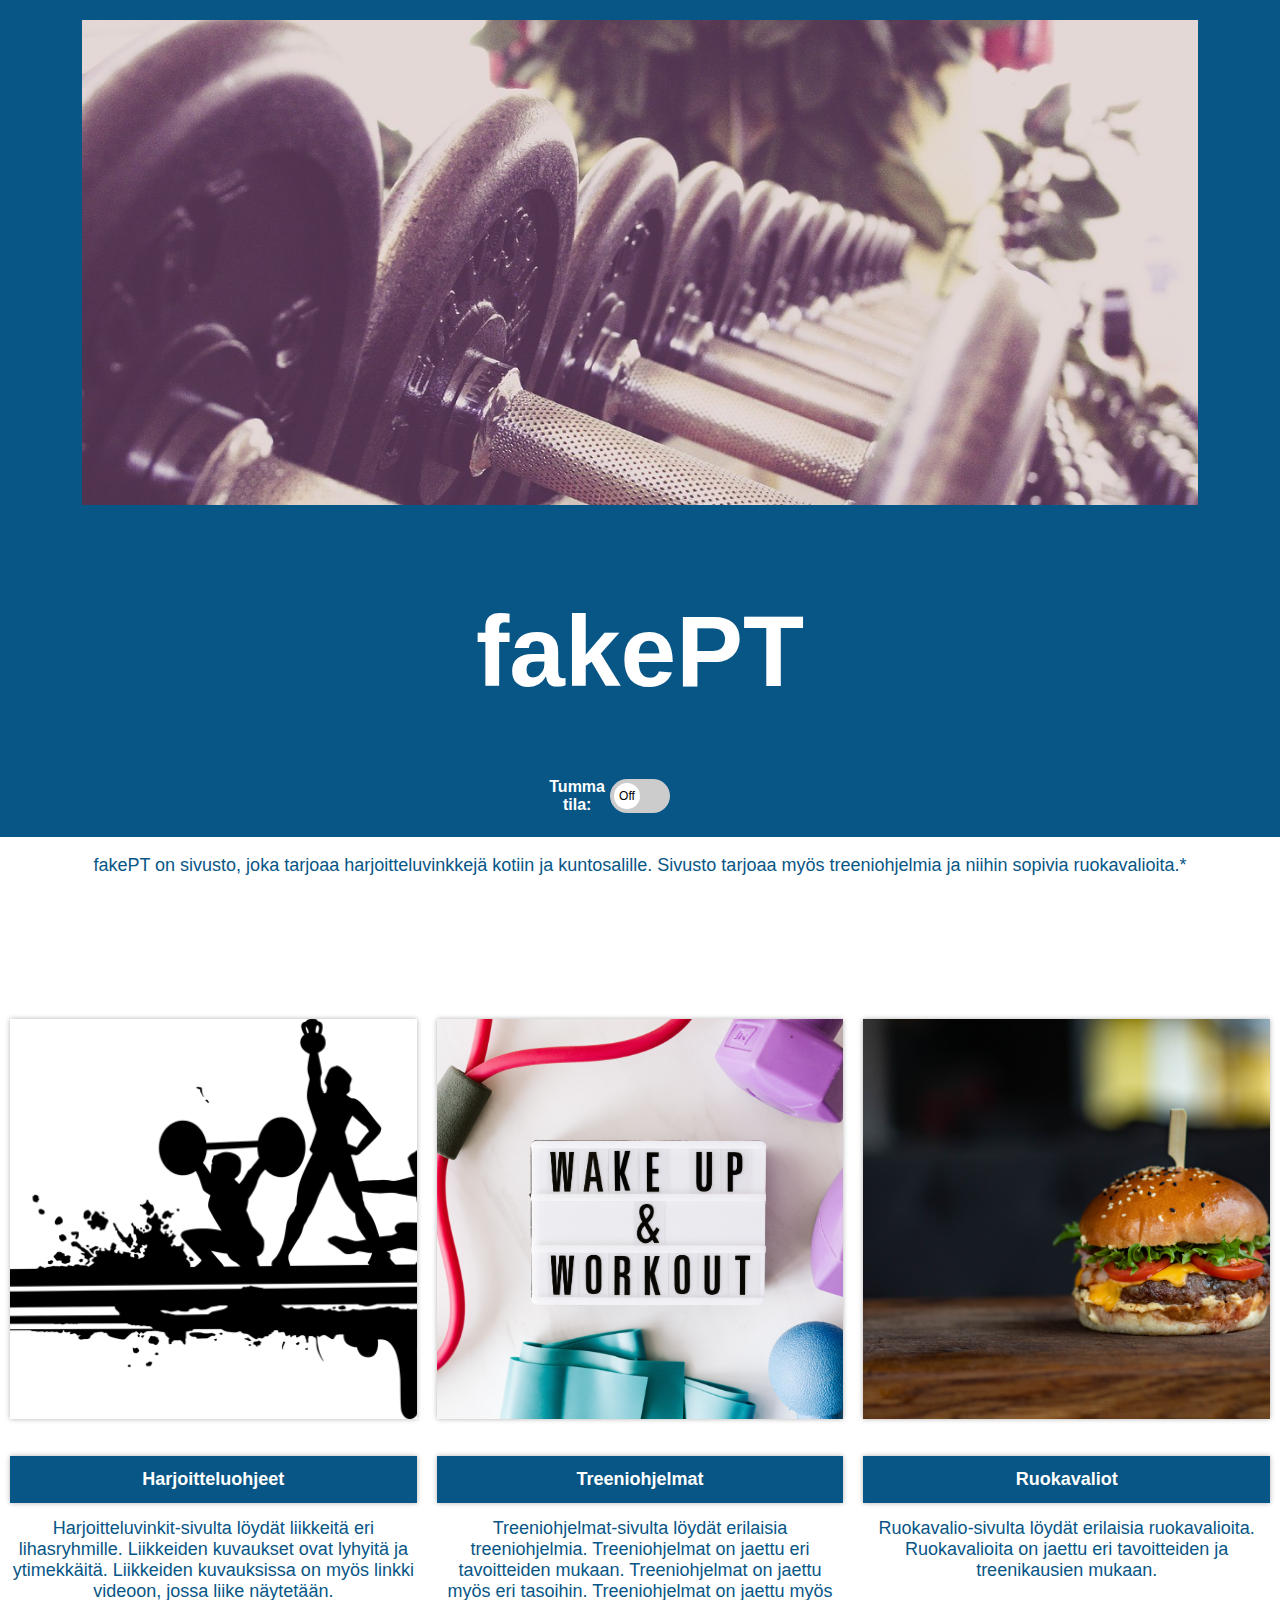
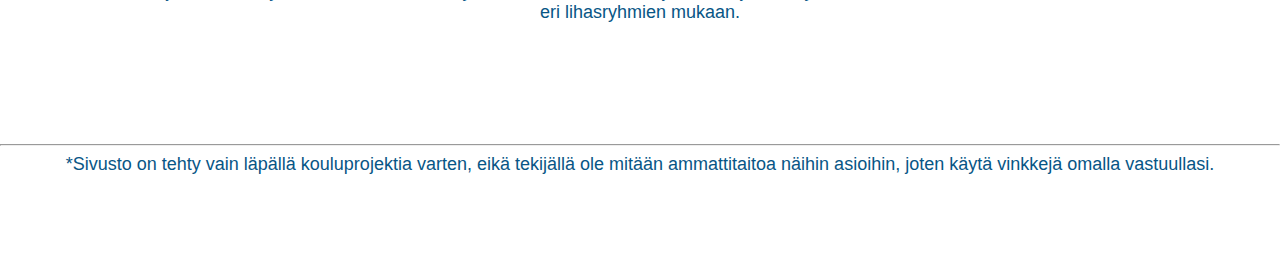
<file: index.html>
<!DOCTYPE html>
<html lang="fi">
<head>
    <meta charset="UTF-8">
    <meta name="viewport" content="width=device-width, initial-scale=1.0">
    <title>fakePT - Älä usko näitä vinkkejä</title>
    <link rel="stylesheet" href="css/mainpage.css" type="text/css">
</head>
<body>
    <header>
        <img src="assets/pictures/mainpageup2.jpg" alt="Kuva liikkeestä">
        <br><br>
        <h1>fakePT</h1><br>
        <label class="switch">
            <input type="checkbox" id="darkModeSwitch">
            <div class="slider round">
                <span class="switch-text-right">Tumma tila:</span>
            </div>
        </label><br>
    </header>
    <br>
        <p>fakePT on sivusto, joka tarjoaa harjoitteluvinkkejä kotiin ja kuntosalille. 
            Sivusto tarjoaa myös treeniohjelmia ja niihin sopivia ruokavalioita.*</p>
        <!--  tähän kuvat "harjoitteluvinkit", "treeniohjelmat", "ruokavalio"  -->
        <!-- -->
        <br><br><br>


        <div class="sarakkeet">
            <div class="sarakkeen-osa">
                <a href="harjoitteluvinkit.html">
                    <img src="assets/pictures/sports-1975689_1280.png" title="Harjoitteluohjeet" alt="Harjoitteluohjeet"><br><br>
                    <h2>Harjoitteluohjeet</h2>
                    <p>Harjoitteluvinkit-sivulta löydät liikkeitä eri lihasryhmille. 
                        Liikkeiden kuvaukset ovat lyhyitä ja ytimekkäitä. 
                        Liikkeiden kuvauksissa on myös linkki videoon, jossa liike näytetään.</p>
                </a>
            </div>
            <div class="sarakkeen-osa">
                <a href="treeniohjelmat.html">
                    <img src="assets/pictures/pexels-karolina-grabowska-4397841.jpg" title="Treeniohjelmat" alt="Treeniohjelmat"><br><br>
                    <h2>Treeniohjelmat</h2>
                    <p>Treeniohjelmat-sivulta löydät erilaisia treeniohjelmia. 
                        Treeniohjelmat on jaettu eri tavoitteiden mukaan. 
                        Treeniohjelmat on jaettu myös eri tasoihin. 
                        Treeniohjelmat on jaettu myös eri lihasryhmien mukaan.</p>
                </a>
            </div>
            <div class="sarakkeen-osa">
                <a href="ruokavalio.html">
                    <img src="assets/pictures/Burgeri.jpg" title="Ruokavaliot" alt="Ruokavalio"><br><br>
                    <h2>Ruokavaliot</h2>
                    <p>Ruokavalio-sivulta löydät erilaisia ruokavalioita. 
                        Ruokavalioita on jaettu eri tavoitteiden ja treenikausien mukaan.</p>
                </a>
            </div>
        </div>
        <br><br><br><br><br><br>
        <hr>
        <p>*Sivusto on tehty vain läpällä kouluprojektia varten, 
            eikä tekijällä ole mitään ammattitaitoa näihin asioihin, 
            joten käytä vinkkejä omalla vastuullasi.</p>
        
        <!--<p>Harjoitteluvinkit-sivulta löydät liikkeitä eri lihasryhmille. Liikkeiden kuvaukset ovat lyhyitä ja ytimekkäitä. Liikkeiden kuvauksissa on myös linkki videoon, jossa liike näytetään.</p>
        <p>Treeniohjelmat-sivulta löydät erilaisia treeniohjelmia. Treeniohjelmat on jaettu eri tavoitteiden mukaan. Treeniohjelmat on jaettu myös eri tasoihin. Treeniohjelmat on jaettu myös eri lihasryhmien mukaan.</p>
        <p>Ruokavalio-sivulta löydät erilaisia ruokavalioita. Ruokavalioita on jaettu eri tavoitteiden ja treenikausien mukaan.</p>
        -->
        <script src="assets/javascript/script.js"></script>
</body>
</html>
</file>
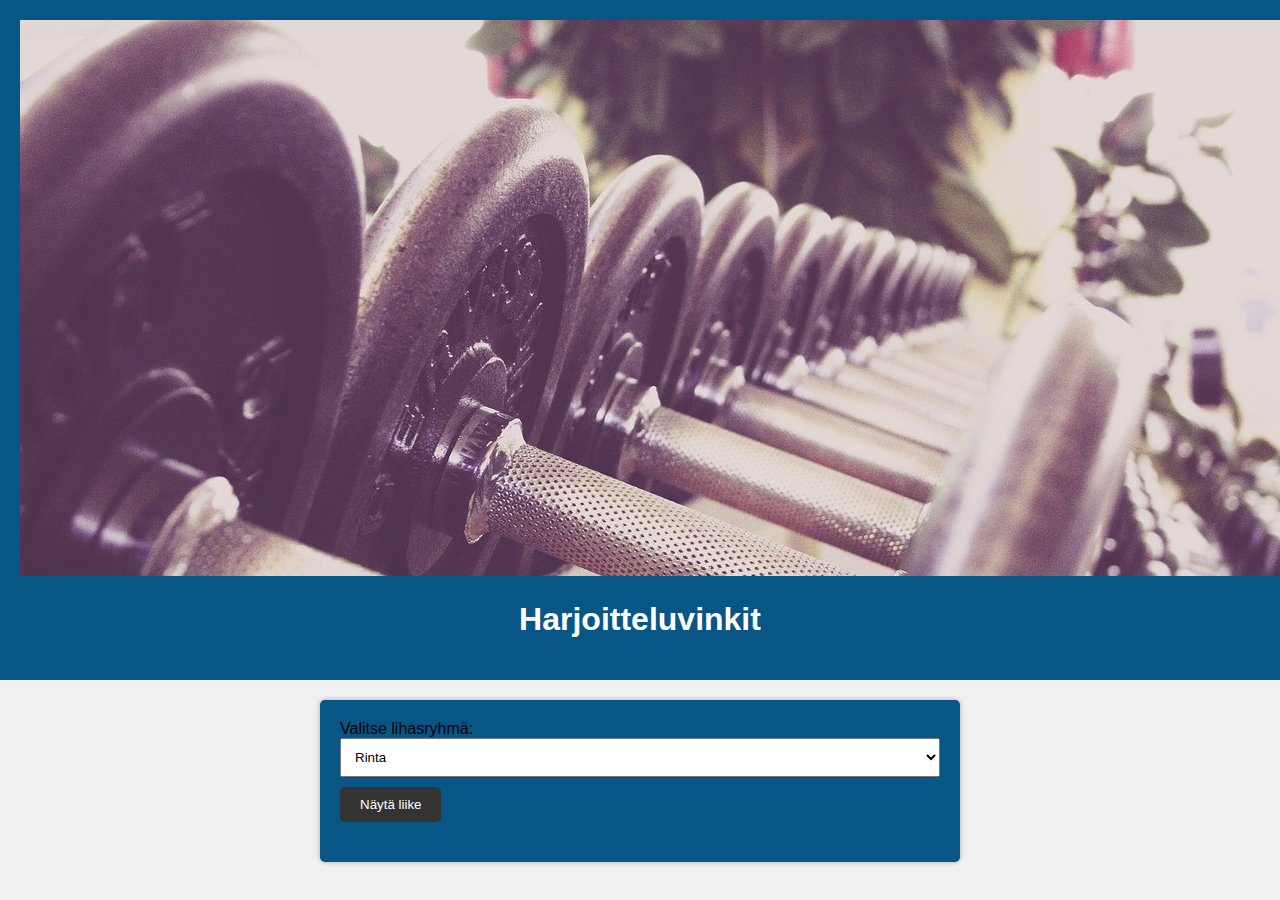
<file: harjoitteluvinkit.html>
<!DOCTYPE html>
<html lang="fi">
<head>
    <meta charset="UTF-8">
    <meta name="viewport" content="width=device-width, initial-scale=1.0">
    <title>Kuntosaliharjoitteluvinkit</title>
    <link rel="stylesheet" href="css/harjoitteluvinkit.css" type="text/css">
</head>
<body>
    <header>
        <img src="assets/pictures/mainpageup2.jpg" alt="Kuva liikkeestä">
        <h1>Harjoitteluvinkit</h1>
    </header>
    <div class="container">
        <label for="lihasryhma">Valitse lihasryhmä:</label>
        <select id="lihasryhma">
            <option value="rinta">Rinta</option>
            <option value="selka">Selkä</option>
            <option value="jalat">Jalat</option>
            <option value="ojentaja">Ojentaja</option>
            <option value="kadet">Kädet</option>
            <option value="olkapaat">Olkapäät</option>
            <option value="hauis">Hauis</option>
            <option value="vatsa">Vatsa</option>


            <!-- Lisää muita lihasryhmiä tarvittaessa -->
        </select>
        <button id="naytaLiike">Näytä liike</button>
        <div id="liikkeenKuvaus">
            <!-- Tähän tulee liikkeen kuvaus -->
        
        <div id="liikkeenKuvaus"></div>
    <script src="assets/javascript/script.js"></script>
</body>
</html>
</file>
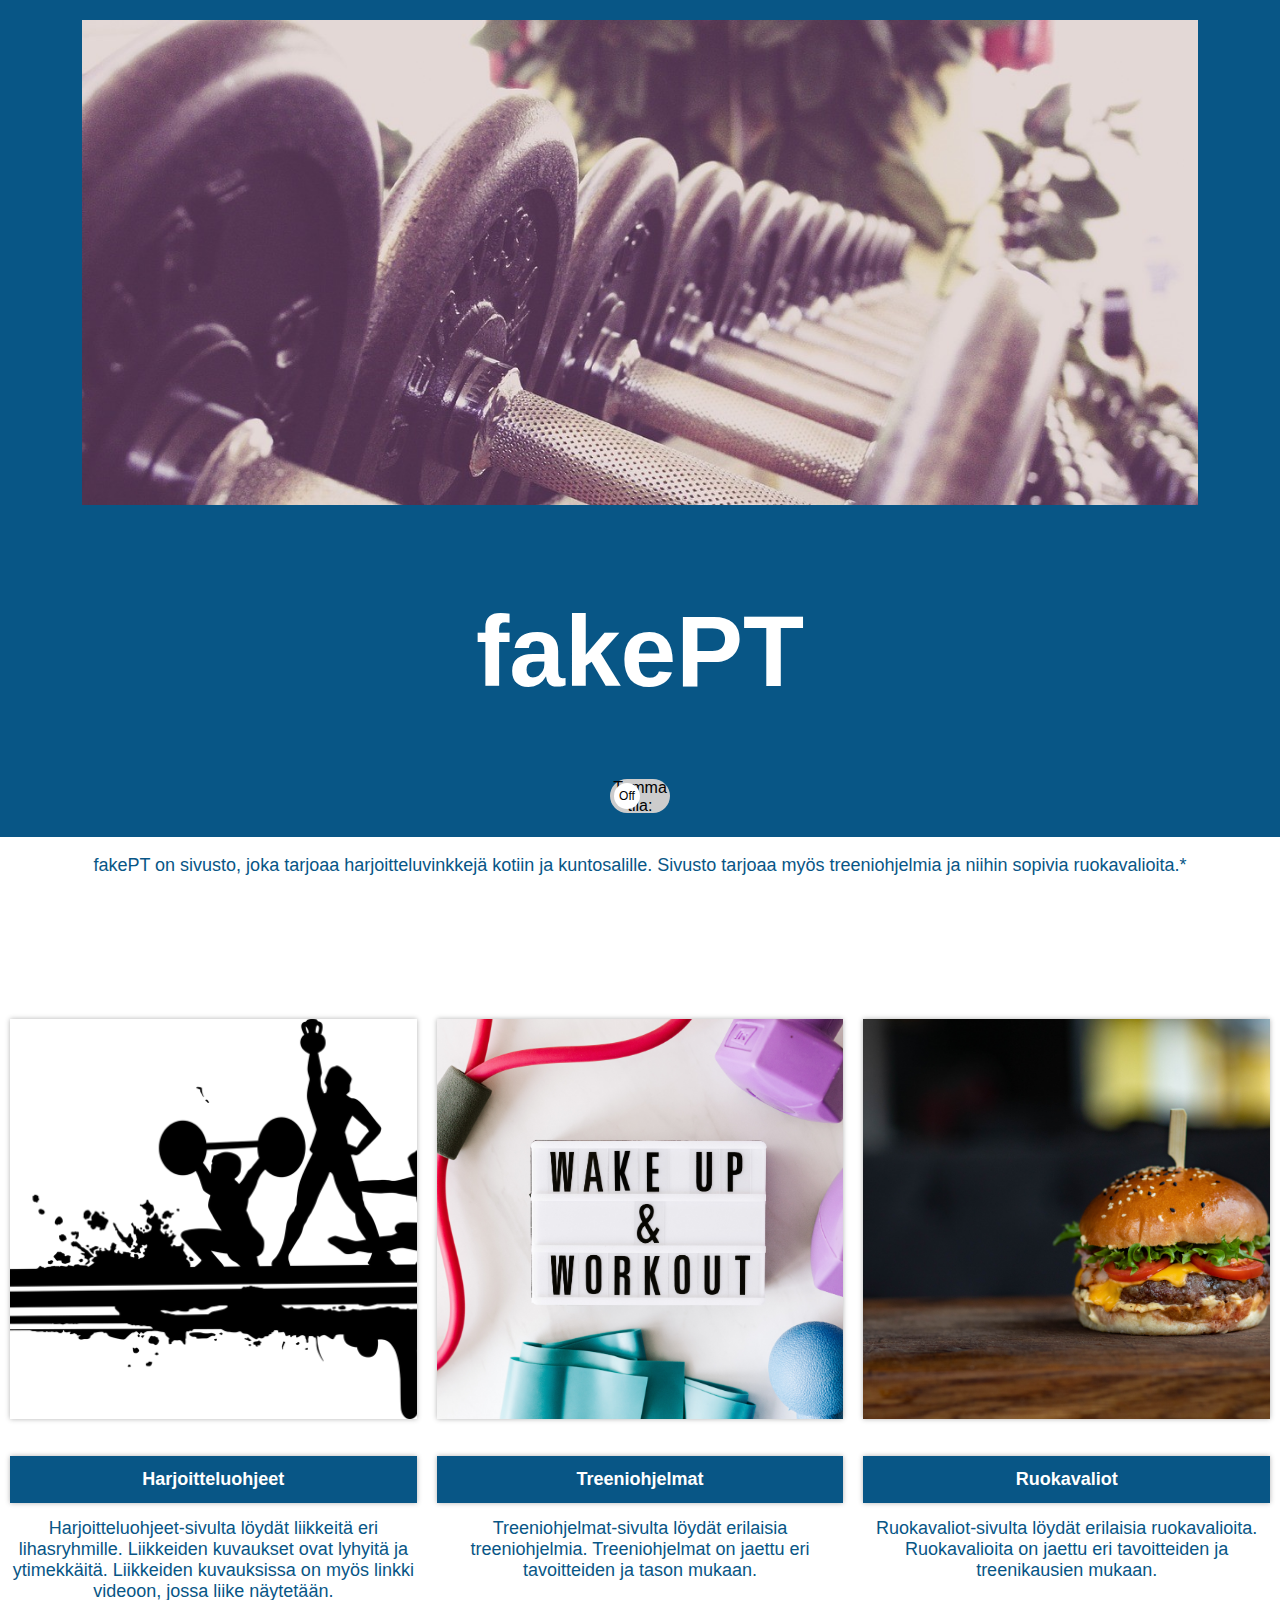
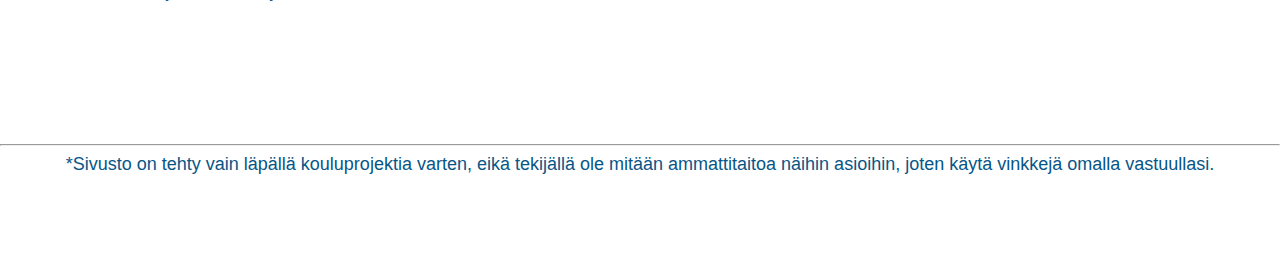
<file: MainPage.html>
<!DOCTYPE html>
<html lang="fi">
<head>
    <meta charset="UTF-8">
    <meta name="viewport" content="width=device-width, initial-scale=1.0">
    <title>fakePT - Älä usko näitä vinkkejä</title>
    <link rel="stylesheet" href="css/mainpage.css" type="text/css">
</head>
<body>
    <header>
        <img src="assets/pictures/mainpageup2.jpg" alt="Kuva liikkeestä">
        <br><br>
        <h1>fakePT</h1><br>
        <label class="switch">
            <input type="checkbox" id="darkModeSwitch">
            <div class="slider round">
                <span class="darkMode-text">Tumma tila:</span>
            </div>
        </label><br>
    </header>
    <br>
        <p>fakePT on sivusto, joka tarjoaa harjoitteluvinkkejä kotiin ja kuntosalille. 
            Sivusto tarjoaa myös treeniohjelmia ja niihin sopivia ruokavalioita.*</p>
        <!--  tähän kuvat "harjoitteluvinkit", "treeniohjelmat", "ruokavalio"  -->
        <!-- -->
        <br><br><br>


        <div class="sarakkeet">
            <div class="sarakkeen-osa">
                <a href="harjoitteluohjeet.html">
                    <img src="assets/pictures/sports-1975689_1280.png" title="Harjoitteluohjeet" alt="Harjoitteluohjeet"><br><br>
                    <h2>Harjoitteluohjeet</h2>
                </a>
                <p>Harjoitteluohjeet-sivulta löydät liikkeitä eri lihasryhmille. 
                    Liikkeiden kuvaukset ovat lyhyitä ja ytimekkäitä. 
                    Liikkeiden kuvauksissa on myös linkki videoon, jossa liike näytetään.</p>
            </div>
            <div class="sarakkeen-osa">
                <a href="treeniohjelmat.html">
                    <img src="assets/pictures/pexels-karolina-grabowska-4397841.jpg" title="Treeniohjelmat" alt="Treeniohjelmat"><br><br>
                    <h2>Treeniohjelmat</h2>                    
                </a>
                <p>Treeniohjelmat-sivulta löydät erilaisia treeniohjelmia. 
                    Treeniohjelmat on jaettu eri tavoitteiden ja tason mukaan.</p>
            </div>
            <div class="sarakkeen-osa">
                <a href="ruokavalio.html">
                    <img src="assets/pictures/Burgeri.jpg" title="Ruokavaliot" alt="Ruokavalio"><br><br>
                    <h2>Ruokavaliot</h2>
                </a>
                <p>Ruokavaliot-sivulta löydät erilaisia ruokavalioita. 
                    Ruokavalioita on jaettu eri tavoitteiden ja treenikausien mukaan.</p>
            </div>
        </div>
        <br><br><br><br><br><br>
        <hr>
        <p>*Sivusto on tehty vain läpällä kouluprojektia varten, 
            eikä tekijällä ole mitään ammattitaitoa näihin asioihin, 
            joten käytä vinkkejä omalla vastuullasi.</p>
        
        <!--<p>Harjoitteluvinkit-sivulta löydät liikkeitä eri lihasryhmille. Liikkeiden kuvaukset ovat lyhyitä ja ytimekkäitä. Liikkeiden kuvauksissa on myös linkki videoon, jossa liike näytetään.</p>
        <p>Treeniohjelmat-sivulta löydät erilaisia treeniohjelmia. Treeniohjelmat on jaettu eri tavoitteiden mukaan. Treeniohjelmat on jaettu myös eri tasoihin. Treeniohjelmat on jaettu myös eri lihasryhmien mukaan.</p>
        <p>Ruokavalio-sivulta löydät erilaisia ruokavalioita. Ruokavalioita on jaettu eri tavoitteiden ja treenikausien mukaan.</p>
        -->
        <script src="assets/javascript/script.js"></script>
</body>
</html>
</file>
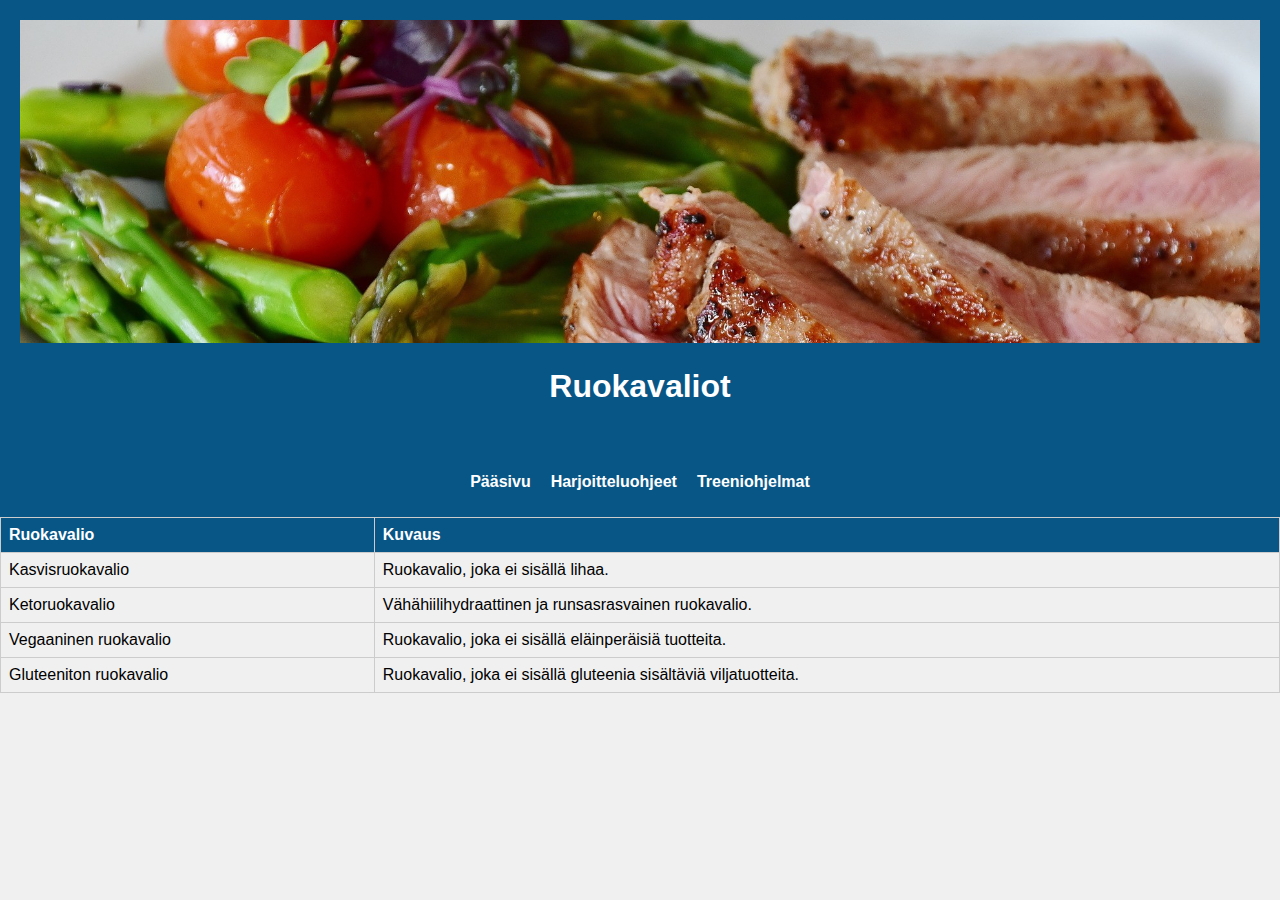
<file: ruokavaliot.html>
<!DOCTYPE html>
<html lang="fi">
<head>
    <meta charset="UTF-8">
    <meta name="viewport" content="width=device-width, initial-scale=1.0">
    <title>Ruokavaliot</title>
    <link rel="stylesheet" href="css/ruokavaliot.css" type="text/css">
</head>
<body>
    <header>
        <img src="assets/pictures/food11.jpg" alt="pääkuva">
        <h1>Ruokavaliot</h1>
    </header>

    <!-- Yläpaneeli -->
    <nav class="navbar">
        <ul>
            <li><a href="index.html">Pääsivu</a></li>
            <li><a href="harjoitteluohjeet.html">Harjoitteluohjeet</a></li>
            <li><a href="treeniohjelmat.html">Treeniohjelmat</a></li>
        </ul>
    </nav>

    <table id="dietTable">
        <thead>
            <tr>
                <th onclick="sortTable(0)">Ruokavalio</th>
                <th onclick="sortTable(1)">Kuvaus</th>
            </tr>
        </thead>
        <tbody>
            <tr>
                <td>Kasvisruokavalio</td>
                <td>Ruokavalio, joka ei sisällä lihaa.</td>
            </tr>
            <tr>
                <td>Ketoruokavalio</td>
                <td>Vähähiilihydraattinen ja runsasrasvainen ruokavalio.</td>
            </tr>
            <tr>
                <td>Vegaaninen ruokavalio</td>
                <td>Ruokavalio, joka ei sisällä eläinperäisiä tuotteita.</td>
            </tr>
            <tr>
                <td>Gluteeniton ruokavalio</td>
                <td>Ruokavalio, joka ei sisällä gluteenia sisältäviä viljatuotteita.</td>
            </tr>
        </tbody>
    </table>

    <script src="assets/javascript/ruokavaliot.js"></script>
</body>
</html>
</file>
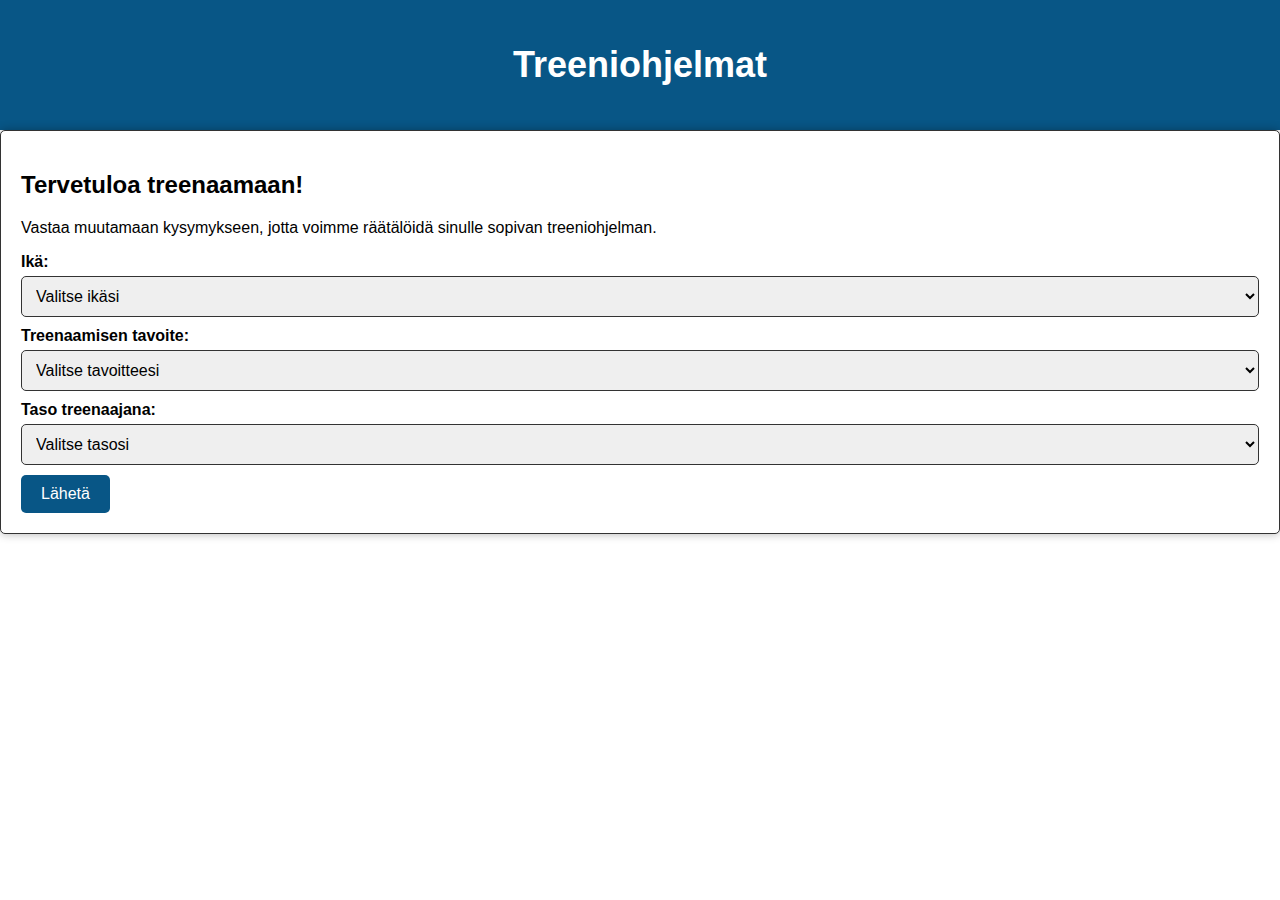
<file: treeniohjelmat.html>
<!DOCTYPE html>
<html>
<head>
    <title>Treeniohjelmat</title>
    <link rel="stylesheet" type="text/css" href="css/treeniohjelmat.css">
</head>
<body>
    <header>
        <h1>Treeniohjelmat</h1>
    </header>
    
    <div class="question-container">
        <h2>Tervetuloa treenaamaan!</h2>
        <p>Vastaa muutamaan kysymykseen, jotta voimme räätälöidä sinulle sopivan treeniohjelman.</p>

        <form id="treeni-form"></form>
            <label for="age">Ikä:</label>
            <select id="age" name="age" required>
                <option value="" disabled selected>Valitse ikäsi</option>
                <option value="15">15-20 vuotta</option>
                <option value="21">21-25 vuotta</option>
                <option value="26">26-35 vuotta</option>
                <option value="36">36-45 vuotta</option>
                <option value="46">46-55 vuotta</option>
                <option value="56">56-65 vuotta</option>
                <option value=">65">yli 65 vuotta</option>
            </select><br>


            <label for="goal">Treenaamisen tavoite:</label>
            <select id="goal" name="goal" required>
                <option value="" disabled selected>Valitse tavoitteesi</option>
                <option value="Lihasmassan kasvatus">Lihasmassan kasvatus</option>
                <option value="Liikkuvuuden parantaminen">Liikkuvuuden parantaminen</option>
                <option value="Laihdutus">Laihdutus</option>
            </select><br>

            <label for="level">Taso treenaajana:</label>
            <select id="level" name="level" required>
                <option value="" disabled selected>Valitse tasosi</option>
                <option value="Alottelija">Alottelija</option>
                <option value="Harjaantunut">Harjaantunut</option>
                <option value="Kokenut">Kokenut</option>
            </select><br>

            <button id="submit">Lähetä</button>
        </form>
    </div>
    
    <script src="assets/javascript/treeniohjelmat.js"></script>
</body>
</html>
</file>
<file: css/mainpage.css>
body {
    font-family: Verdana, Geneva, Tahoma, sans-serif;
    background-color: #ffffff;
    transition: background-color 0.5s; /* Animointi taustavärin muutokselle */
    margin: 0;
    padding: 0;
}

header {
    background-color: #085686;
    text-align: center;
    padding: 20px;
}

header img{
    width: 90%;
    height: auto;
}

h1 {
    font-family: Verdana, Geneva, Tahoma, sans-serif;
    color: #fff;
    transition: color 0.5s; /* Animointi taustavärin muutokselle */
    font-weight: 600;
    font-size: 100px;
    text-align: center;
    height: 100px;
}

input[type="checkbox"] {
    display: none; /* Piilota oletusvalintanappi */
}

#darkModeLabel {
    background-color: #666;
    color: #fff;
    border-radius: 10px; /* Pyöristetyt kulmat */
    padding: 5px 15px;
    cursor: pointer;
    transition: background-color 0.3s;
}

#darkModeSwitch:checked + #darkModeLabel {
    background-color: #333;
}

.dark-mode { /* Tumma tila */
    background-color: #252525; /* Tumman tilan taustaväri */
    /*color: #252525;  Tumman tilan tekstin väri */
}

.dark-mode-text {
    color: #fff; /* Tumman tilan tekstiväri vain otsikolle */
}

p{
    font-family: Verdana, Geneva, Tahoma, sans-serif;
    color: #085686;
    font-weight: 400;
    font-size: 18px;
    margin: 0;
    padding: 0;
    text-align: center;
    height: 100px;
}

.sarakkeet {
    display: flex; /* Järjestä sarakkeet rinnakkain */
    justify-content: space-between; /* Säädä tila sarakkeiden välillä */
    align-items: center; /* Keskitä vertikaalisesti */
}

.sarakkeen-osa {
    flex: 1; /* Jokainen sarake jakaa tilan tasaisesti */
    text-align: center;
    margin: 10px;
}

.sarakkeen-osa h2 {
    font-family: Verdana, Geneva, Tahoma, sans-serif;
    font-size: 18px;
    line-height: 1.5;
    background-color: #085686;
    color: #fff;
    text-align: center;
    padding: 10px;
    transition: transform 0.2s; /* Lisätään siirtymäefekti hoverille */
    box-shadow: 0 0 5px rgba(0,0,0,0.3); /* Lisätään varjo kuville */
}
.sarakkeen-osa h2:hover {
    transform: scale(1.05); /* Kuva suurenee hieman hoverin aikana */
}

.sarakkeen-osa img {
    width: 100%; /* Määritä kuvan leveys tarpeidesi mukaan */
    height: 400px;  /*Säilytä kuvasuhteet */
    object-fit: cover; /* Säilytä kuvasuhteet ja täytä elementti */
    transition: transform 0.2s; /* Lisätään siirtymäefekti hoverille */
    box-shadow: 0 0 5px rgba(0,0,0,0.3); /* Lisätään varjo kuville */
}

.sarakkeen-osa img:hover {
    transform: scale(1.05); /* Kuva suurenee hieman hoverin aikana */
}

.sarakkeen-osa a {
    text-decoration: none;
    color: #333;
}

.sarakkeen-osa a:hover {
    color: #555;
}

.column {
    float: left;
    width: 33.33%;
    padding: 10px;
}

.switch {
    position: relative;
    display: inline-block;
    width: 60px; /* Leveys kasvatettu tekstien mukaan */
    height: 34px;
}

.switch input {
    display: none;
    
}

.switch-text-left,
.switch-text-right {
    position: absolute;
    top: 50%;
    transform: translateY(-50%);
}

.switch-text-left {
    left: 10px;
}

.switch-text-right {
    right: 10px;
}

.slider {
    position: absolute;
    cursor: pointer;
    top: 0;
    left: 0;
    right: 0;
    bottom: 0;
    content: "On";
    
    background-color: #ccc;
    -webkit-transition: .4s;
    transition: .4s;
    border-radius: 34px;
}

.slider:before {
    position: absolute;
    font-family: Verdana, Geneva, Tahoma, sans-serif;
    font-size: 12px;
    content: "Off";
    text-align: center;
    line-height: 26px;
    height: 26px;
    width: 26px;
    left: 4px;
    bottom: 4px;
    background-color: white;
    -webkit-transition: .4s;
    transition: .4s;
    border-radius: 50%;
}

input:checked + .slider {
    background-color: #2196F3;
}

input:focus + .slider {
    box-shadow: 0 0 1px #2196F3;
}

input:checked + .slider:before {
    -webkit-transform: translateX(26px);
    -ms-transform: translateX(26px);
    transform: translateX(26px);
    content: "On";
}

.switch-text-right {
    position: absolute;
    top: 50%;
    transform: translateY(-50%);
    color: #fff;
    font-weight: bold;
}

.switch-text-right {
    right: 65px;
}
</file>
<file: css/harjoitteluvinkit.css>
body {
    font-family: Verdana, Geneva, Tahoma, sans-serif;
    background-color: #f0f0f0;
    margin: 0;
    padding: 0;
}

header {
    background-color: #085686;
    color: #fff;
    text-align: center;
    padding: 20px;
}

.container {
    max-width: 600px;
    margin: 20px auto;
    background-color: #085686;
    padding: 20px;
    border-radius: 5px;
    box-shadow: 0 0 5px rgba(0, 0, 0, 0.3);
}

select {
    width: 100%;
    padding: 10px;
    margin-bottom: 10px;
    
}

button {
    display: block;
    background-color: #333;
    color: #fff;
    padding: 10px 20px;
    border: none;
    border-radius: 5px;
    cursor: pointer;
}

#liikkeenKuvaus {
    margin-top: 20px;
    font-weight: bold;
}
</file>
<file: css/ruokavaliot.css>
body {
    font-family: Verdana, Geneva, Tahoma, sans-serif;
    background-color: #f0f0f0;
    margin: 0;
    padding: 0;
}

header {
    background-color: #085686;
    color: #fff;
    text-align: center;
    padding: 20px;
}

header img{
    width: 100%;
    height: auto;
}

.navbar {
    background-color: #085686;
    color: #fff;
    text-align: center;
    padding: 10px;
}

.navbar ul {
    list-style-type: none;
    padding: 0;
    display: flex; /* Käytetään Flexboxia */
    justify-content: center; /* Keskitetään elementit vaakasuunnassa */
}

.navbar ul li {
    margin: 0 10px;
}

.navbar ul li a {
    text-decoration: none;
    color: #fff;
    font-weight: bold;
}

/* Lisäämme tyylit taulukolle ja sen sarakkeille */
table {
    border-collapse: collapse;
    width: 100%;
}

th, td {
    border: 1px solid #ccc;
    padding: 8px;
    text-align: left;
}

th {
    background-color: #085686;
    color: #fff;
    cursor: pointer;
}

/* Lisäämme tyylit otsikon klikattaville sarakkeille */
th.asc:after {
    content: ' ↑';
}

th.desc:after {
    content: ' ↓';
}
</file>
<file: css/treeniohjelmat.css>
/* styles.css */

/* Normaali tyyli */
body {
    font-family: Verdana, Geneva, Tahoma, sans-serif;
    background-color: #ffffff;
    margin: 0;
    padding: 0;
}

header {
    background-color: #085686;
    text-align: center;
    padding: 20px;
    color: #fff; /* Tekstin väri valkoiseksi */
}

h1 {
    font-family: Verdana, Geneva, Tahoma, sans-serif;
    font-weight: 600;
    font-size: 36px;
}

/* Kyselyn ulkoasu */
.question-container {
    background-color: #fff;
    padding: 20px;
    margin: 0px;
    border: 1px solid #333;
    border-radius: 5px;
    box-shadow: 0 0 10px rgba(0, 0, 0, 0.3);
}

label { /* Lisätään tyylit kysymyksille */
    display: block;
    margin-top: 10px;
    font-weight: bold;
}


/* Lisätään tyylit tekstikentille ja valikoille */
input[type="number"], 
select {
    width: 100%;
    padding: 10px;
    margin-top: 5px;
    border: 1px solid #333;
    border-color: #333;
    border-radius: 5px;
    font-size: 16px;
}

button {
    background-color: #085686;
    color: #fff;
    border: none;
    border-radius: 5px;
    padding: 10px 20px;
    font-size: 16px;
    cursor: pointer;
    margin-top: 10px;
}

button:hover {
    background-color: #333;
}

/* Virheilmoitus */
.error-message {
    color: red;
    margin-top: 10px;
    font-weight: bold;
}

/* Korostus punaisella reunuksella */
select[style*="border-color: red"] {
    border-color: red;
    
}
</file>
